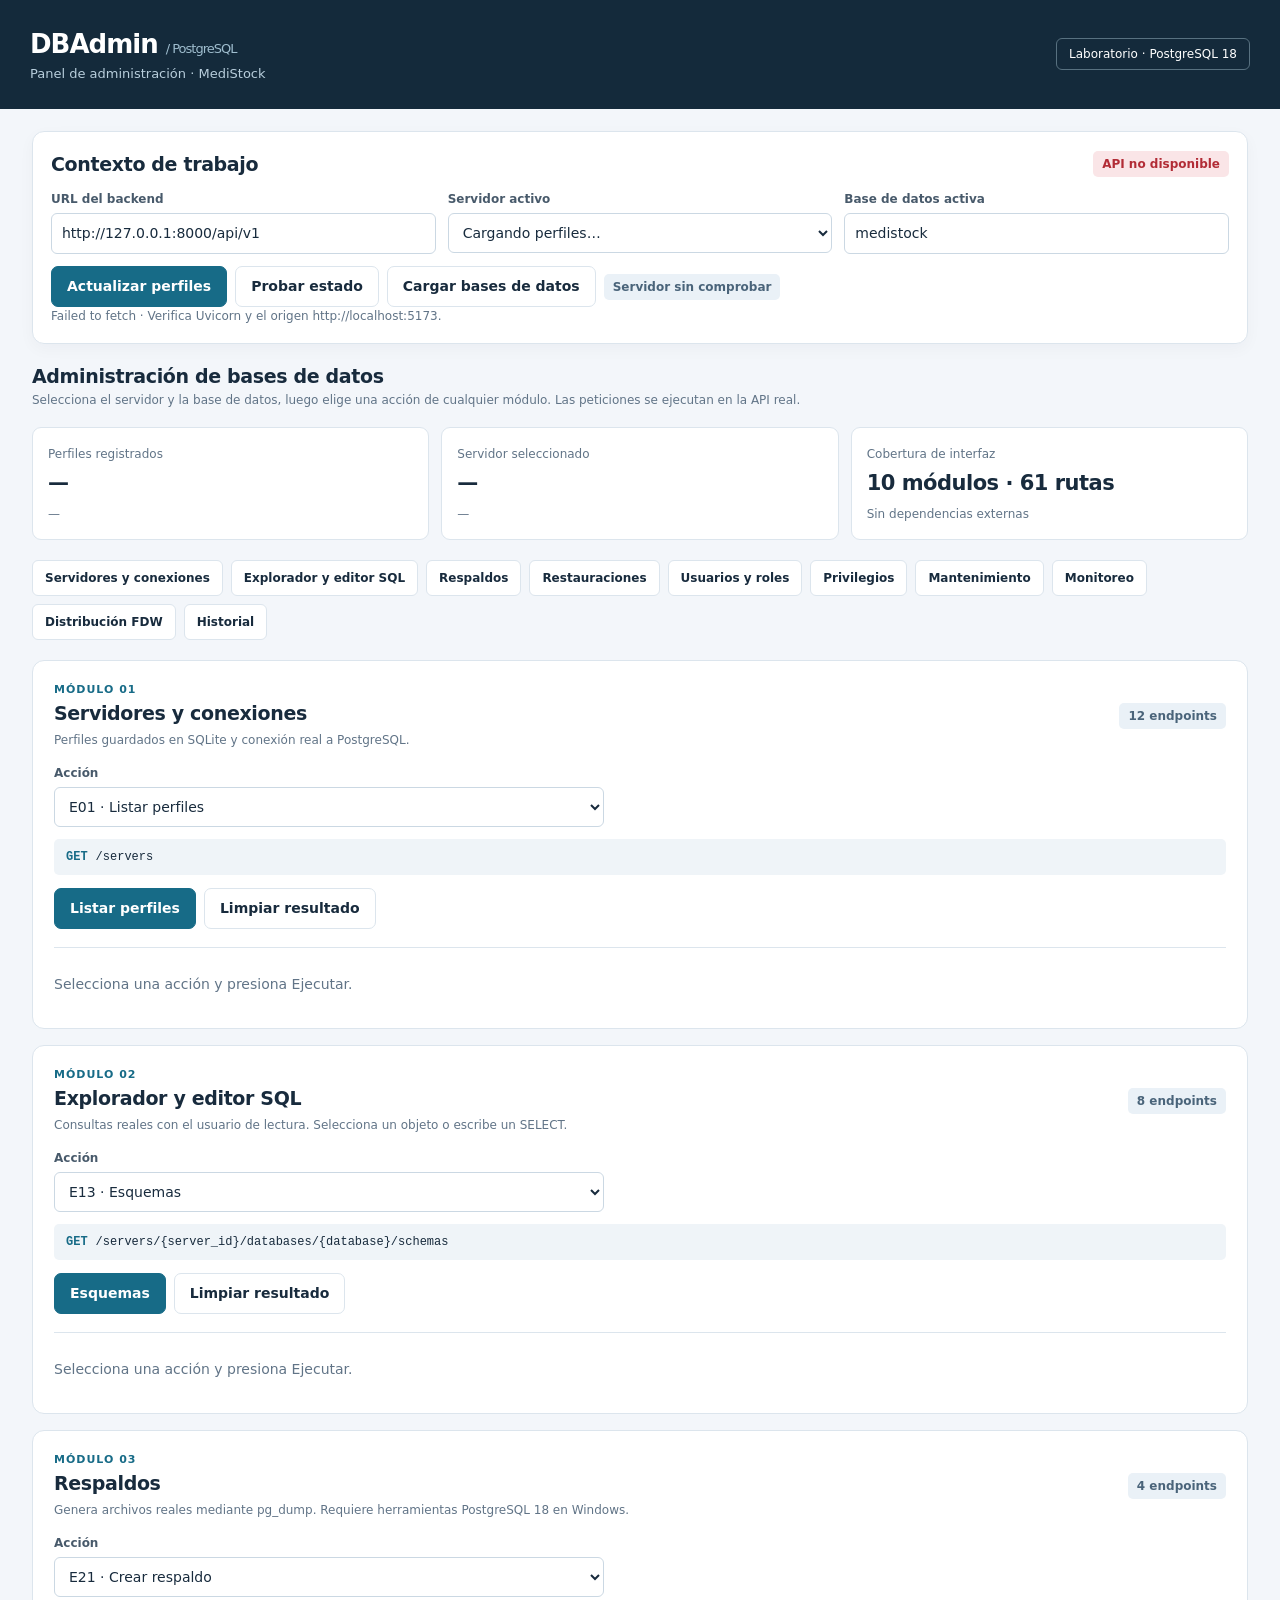
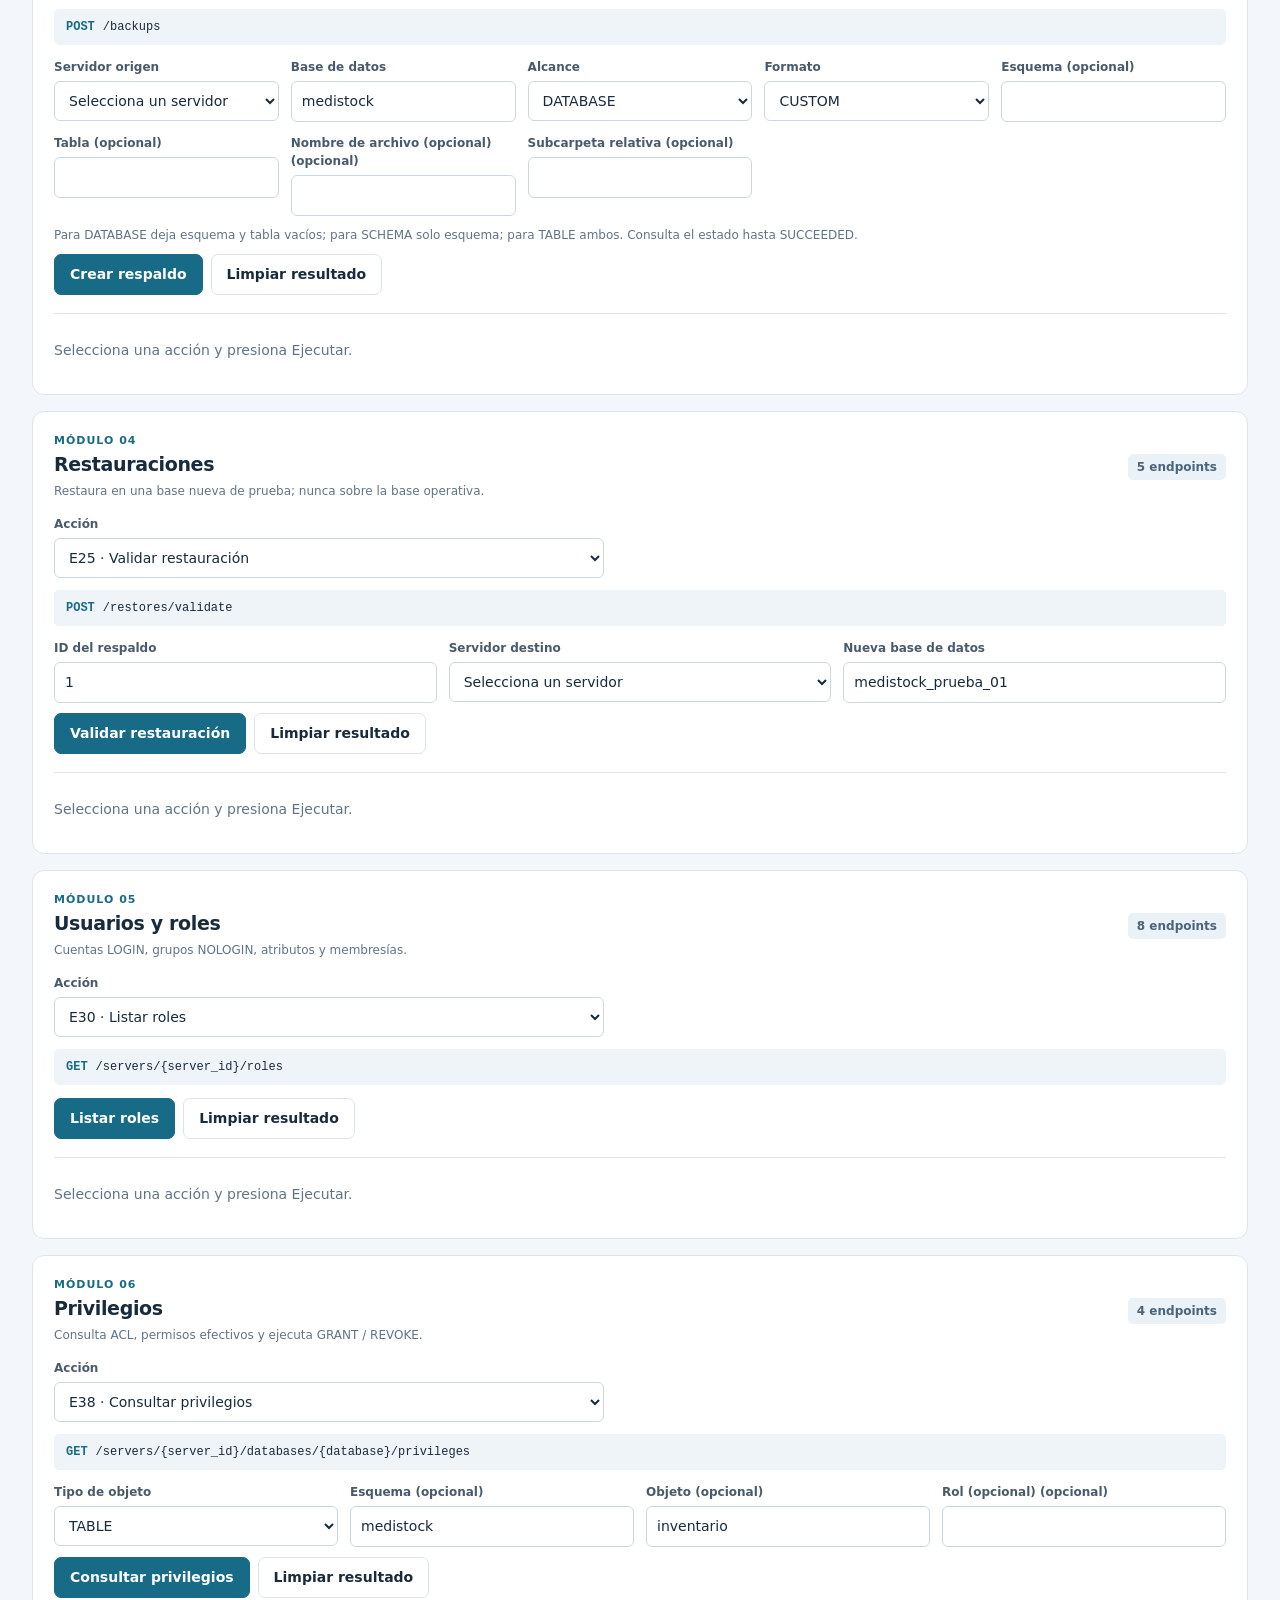
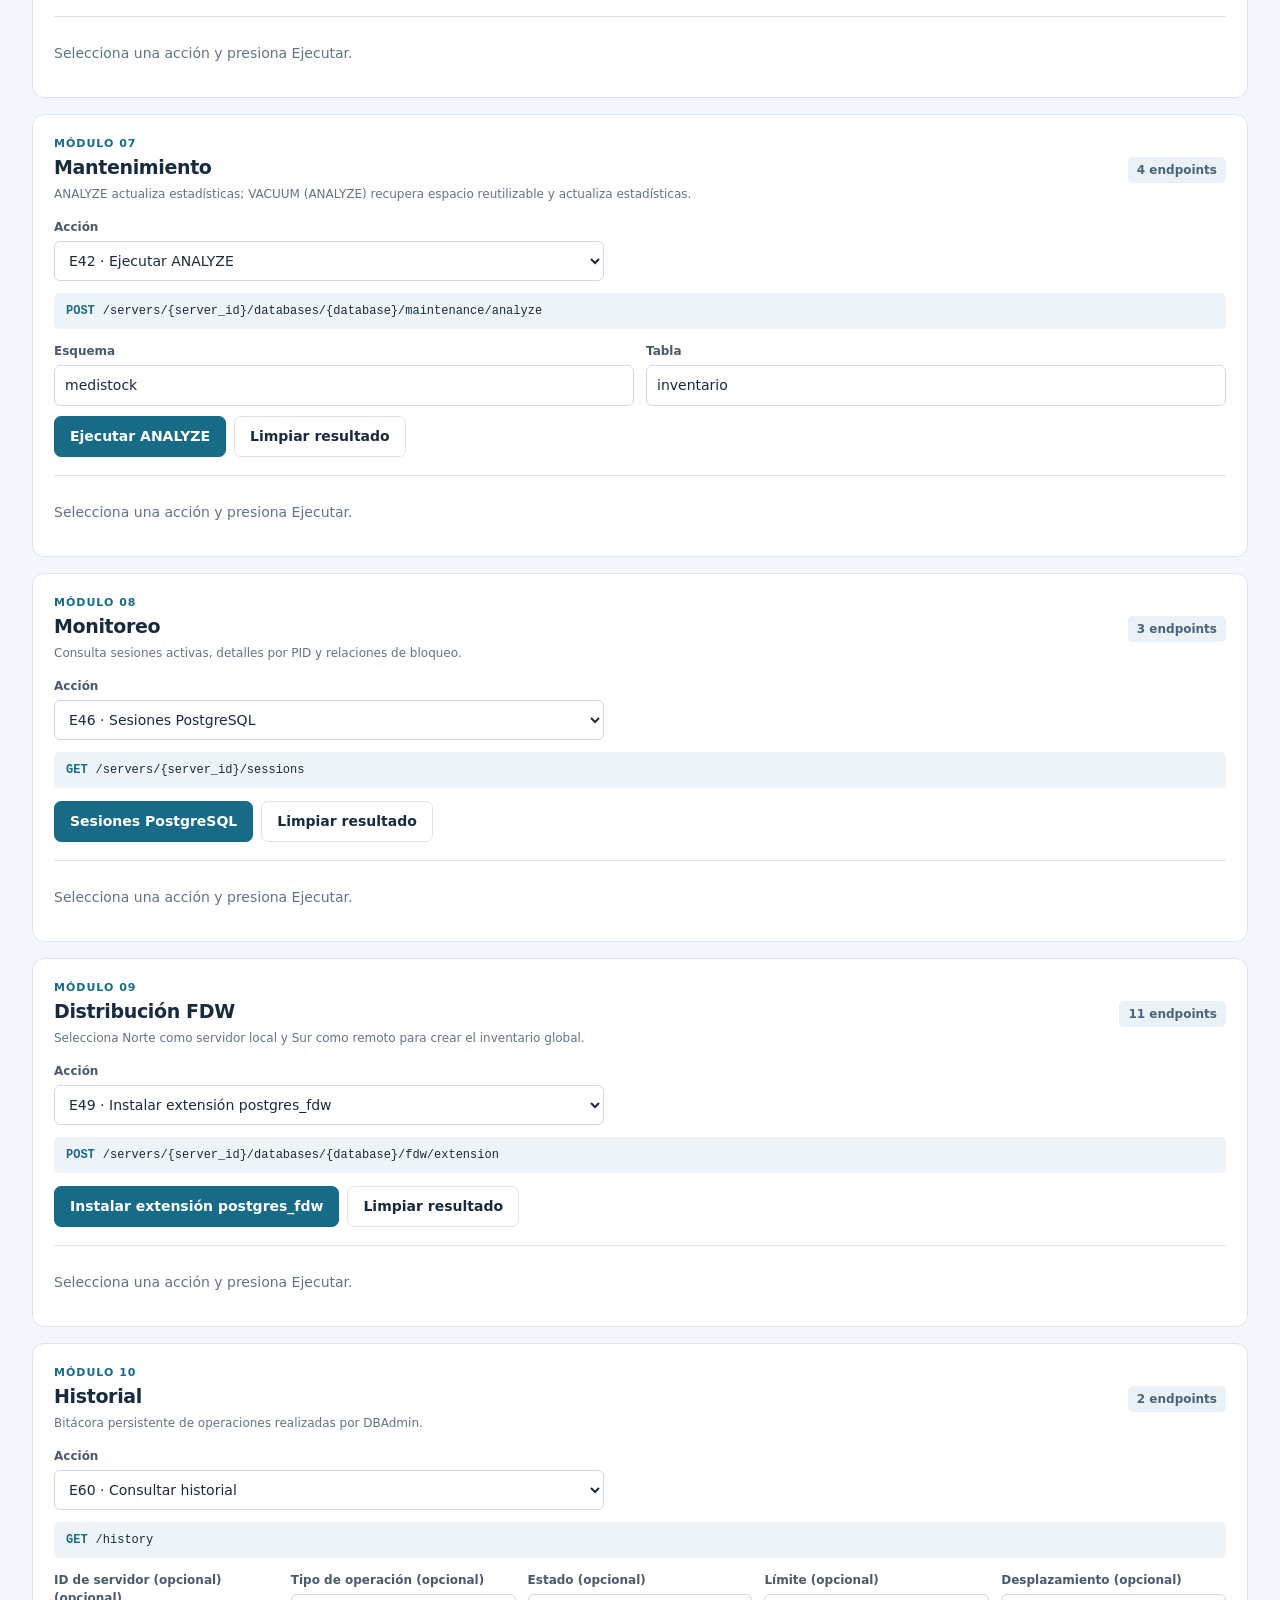
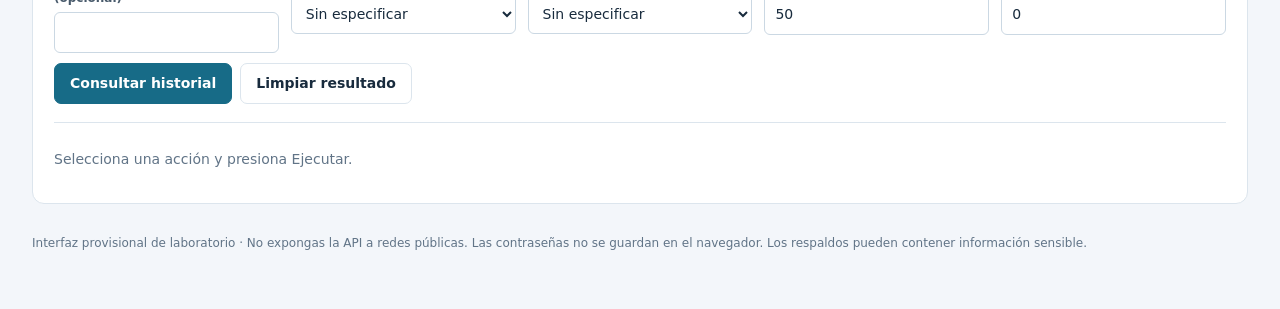
<file: consola-pedro/index.html>
<!doctype html>
<html lang="es">
<head><meta charset="utf-8"><meta name="viewport" content="width=device-width,initial-scale=1"><title>DBAdmin · PostgreSQL</title>
<style>
:root{color-scheme:light;--ink:#182b3d;--muted:#617487;--line:#dce5ed;--primary:#176b87;--nav:#142a3b;--bg:#f3f6fa;--white:#fff;--ok:#177344;--bad:#b22c36;--warn:#9a5c14}*{box-sizing:border-box}body{margin:0;background:var(--bg);color:var(--ink);font:14px/1.5 system-ui,-apple-system,BlinkMacSystemFont,"Segoe UI",sans-serif}button,input,select,textarea{font:inherit}button,select{cursor:pointer}button{border:1px solid var(--line);border-radius:7px;padding:9px 15px;font-weight:650;background:white;color:var(--ink)}button:hover{border-color:var(--primary);color:var(--primary)}button:disabled{opacity:.55;cursor:wait}.primary{background:var(--primary);border-color:var(--primary);color:#fff}.primary:hover{background:#11566d;color:white}.danger{background:#ad3039;border-color:#ad3039;color:#fff}.danger:hover{background:#8d242b;color:#fff}.top{background:var(--nav);color:#fff;padding:25px 30px}.top-inner{max-width:1260px;margin:auto;display:flex;justify-content:space-between;gap:20px;align-items:center}.brand{font-size:26px;font-weight:800;letter-spacing:-1px}.subtitle{color:#b8cedc;font-size:13px}.tag{border:1px solid #587180;border-radius:6px;padding:6px 12px;font-size:12px}.wrap{max-width:1260px;margin:auto;padding:22px}.context{background:white;border:1px solid var(--line);border-radius:12px;padding:18px;position:sticky;top:0;z-index:5;box-shadow:0 5px 16px #142a3b09}.context-head,.section-head,.result-head{display:flex;align-items:center;justify-content:space-between;gap:12px;flex-wrap:wrap}.context-head{margin-bottom:12px}h1,h2,h3,p{margin:0}h2{font-size:19px;letter-spacing:-.35px}h3{font-size:14px}.context-grid,.fields{display:grid;grid-template-columns:repeat(auto-fit,minmax(205px,1fr));gap:12px}.field{display:flex;flex-direction:column;gap:5px;min-width:0}.wide{grid-column:1/-1}label{font-size:12px;font-weight:700;color:#485a6b}input,select,textarea{width:100%;background:#fff;border:1px solid #cbd8e3;color:var(--ink);border-radius:6px;padding:9px 10px;min-height:40px;outline:none}input:focus,textarea:focus,select:focus{border-color:var(--primary);box-shadow:0 0 0 3px #176b8716}textarea{resize:vertical;min-height:130px;font-family:Consolas,monospace;line-height:1.6}.hint{color:var(--muted);font-size:12px}.actions{display:flex;align-items:center;gap:8px;flex-wrap:wrap}.context-actions{margin-top:12px}.pill{display:inline-block;font-size:12px;font-weight:650;border-radius:5px;padding:4px 9px;background:#eaf1f7;color:#4a647a}.pill.ok{background:#e2f2e9;color:var(--ok)}.pill.bad{background:#fae5e7;color:var(--bad)}.pill.warn{background:#fff0d7;color:var(--warn)}nav{display:flex;gap:8px;flex-wrap:wrap;margin:20px 0}nav a{background:#fff;border:1px solid var(--line);text-decoration:none;color:var(--ink);border-radius:6px;padding:8px 12px;font-size:12px;font-weight:600}nav a:hover{color:var(--primary);border-color:var(--primary)}.intro{margin:18px 0}.overview{display:grid;grid-template-columns:repeat(auto-fit,minmax(220px,1fr));gap:12px;margin:16px 0}.metric{background:#fff;border:1px solid var(--line);border-radius:9px;padding:15px}.metric strong{display:block;font-size:21px;letter-spacing:-.5px;margin:4px 0}.section{background:#fff;border:1px solid var(--line);border-radius:12px;margin:16px 0;padding:21px;scroll-margin-top:240px}.section-head{margin-bottom:15px}.section-head .hint{margin-top:4px}.section-index{font-size:11px;color:var(--primary);font-weight:750;letter-spacing:1px}.action-select{max-width:550px;margin-bottom:12px}.route{font:12px/1.5 Consolas,monospace;overflow-wrap:anywhere;background:#eff4f8;border-radius:5px;padding:9px 12px;margin-bottom:13px}.method{font-weight:800;color:var(--primary);margin-right:8px}.fields:empty{display:none}.action-note{margin:10px 0;color:var(--muted);font-size:12px}.result{border-top:1px solid var(--line);margin-top:18px;padding-top:14px}.result-head{margin-bottom:8px}.result-status{font-size:12px}.table-scroll{overflow:auto;border:1px solid var(--line);border-radius:7px;margin:8px 0;max-height:450px}table{border-collapse:collapse;width:100%;font-size:12px;text-align:left}th,td{padding:9px 10px;border-bottom:1px solid var(--line);vertical-align:top;max-width:380px;overflow-wrap:anywhere;white-space:pre-wrap}th{background:#edf3f7;position:sticky;top:0;color:#40586a;white-space:nowrap}tr:last-child td{border-bottom:0}tbody tr:hover{background:#f5fafc}.kv th{position:static;width:160px}.kv td{max-width:none}.raw{margin-top:10px}summary{cursor:pointer;color:var(--muted);font-size:12px}pre{background:#142a3b;color:#e1eaf1;padding:14px;border-radius:7px;overflow:auto;max-height:400px;font:12px/1.6 Consolas,monospace;white-space:pre-wrap;overflow-wrap:anywhere}footer{padding:14px 0 35px;color:var(--muted);font-size:12px}.warning{border-left:3px solid #bd8a37;padding:10px 12px;background:#fff9ee;margin-top:12px;font-size:12px}.empty{color:var(--muted);padding:12px 0}.busy{color:var(--primary)}.err{color:var(--bad);padding:8px 0}#toast{position:fixed;bottom:14px;right:14px;background:#142a3b;color:white;border-radius:8px;padding:12px 16px;z-index:20;max-width:90vw;box-shadow:0 8px 24px #0002}#toast[hidden]{display:none}@media(max-width:640px){.wrap{padding:10px}.top{padding:16px}.context{position:static}.section{padding:14px;scroll-margin-top:12px}.context-grid,.fields{grid-template-columns:1fr}.tag{display:none}th,td{min-width:80px}} 
</style></head><body>
<header class="top"><div class="top-inner"><div><div class="brand">DBAdmin <span style="font-size:13px;font-weight:500;color:#9fbdce">/ PostgreSQL</span></div><p class="subtitle">Panel de administración · MediStock</p></div><div class="tag">Laboratorio · PostgreSQL 18</div></div></header>
<main class="wrap">
<div class="context"><div class="context-head"><h2>Contexto de trabajo</h2><span id="apiStatus" class="pill">Sin comprobar</span></div>
<div class="context-grid"><div class="field"><label for="api">URL del backend</label><input id="api" value="http://127.0.0.1:8000/api/v1" spellcheck="false"></div><div class="field"><label for="activeServer">Servidor activo</label><select id="activeServer"><option value="">Cargando perfiles…</option></select></div><div class="field"><label for="database">Base de datos activa</label><input id="database" value="medistock" list="databases" spellcheck="false"><datalist id="databases"></datalist></div></div>
<div class="actions context-actions"><button id="reloadProfiles" class="primary">Actualizar perfiles</button><button id="probeActive">Probar estado</button><button id="loadDatabases">Cargar bases de datos</button><span id="nodeStatus" class="pill">Servidor sin comprobar</span></div><div id="contextMessage" class="hint" role="status"></div></div>
<div class="intro"><h2>Administración de bases de datos</h2><p class="hint">Selecciona el servidor y la base de datos, luego elige una acción de cualquier módulo. Las peticiones se ejecutan en la API real.</p></div>
<div class="overview"><div class="metric"><span class="hint">Perfiles registrados</span><strong id="profileCount">—</strong><span class="hint" id="readerCount">—</span></div><div class="metric"><span class="hint">Servidor seleccionado</span><strong id="currentName">—</strong><span class="hint" id="currentAddress">—</span></div><div class="metric"><span class="hint">Cobertura de interfaz</span><strong>10 módulos · 61 rutas</strong><span class="hint">Sin dependencias externas</span></div></div>
<nav id="nav" aria-label="Módulos"></nav><datalist id="schemasList"></datalist><datalist id="objectsList"></datalist><datalist id="rolesList"></datalist>
<div id="modules"></div><footer>Interfaz provisional de laboratorio · No expongas la API a redes públicas. Las contraseñas no se guardan en el navegador. Los respaldos pueden contener información sensible.</footer>
</main><div id="toast" hidden role="status"></div>
<script>
'use strict';
const MODULES = [{"id": "servers", "title": "Servidores y conexiones", "desc": "Perfiles guardados en SQLite y conexión real a PostgreSQL.", "actions": [{"id": "E01", "label": "Listar perfiles", "method": "GET", "path": "/servers", "fields": [], "confirm": false, "download": false, "note": ""}, {"id": "E02", "label": "Consultar perfil seleccionado", "method": "GET", "path": "/servers/{server_id}", "fields": [], "confirm": false, "download": false, "note": ""}, {"id": "E03", "label": "Registrar perfil", "method": "POST", "path": "/servers", "fields": [{"n": "name", "l": "Nombre del perfil", "t": "text", "v": "MediStock Norte", "loc": "body", "opt": false}, {"n": "host", "l": "Host", "t": "text", "v": "192.168.56.128", "loc": "body", "opt": false}, {"n": "port", "l": "Puerto", "t": "number", "v": 5451, "loc": "body", "opt": false}, {"n": "database", "l": "Base de datos", "t": "text", "v": "medistock", "loc": "body", "opt": false}, {"n": "username", "l": "Usuario", "t": "text", "v": "adminlab", "loc": "body", "opt": false}, {"n": "password", "l": "Contraseña administrativa", "t": "password", "v": "", "loc": "body", "opt": false}, {"n": "readerUsername", "l": "Usuario de lectura", "t": "text", "v": "dbadmin_reader", "loc": "body", "opt": true}, {"n": "readerPassword", "l": "Contraseña de lectura", "t": "password", "v": "", "loc": "body", "opt": true}], "confirm": true, "download": false, "note": ""}, {"id": "E04", "label": "Editar perfil seleccionado", "method": "PUT", "path": "/servers/{server_id}", "fields": [{"n": "name", "l": "Nombre del perfil", "t": "text", "v": "MediStock Norte", "loc": "body", "opt": false}, {"n": "host", "l": "Host", "t": "text", "v": "192.168.56.128", "loc": "body", "opt": false}, {"n": "port", "l": "Puerto", "t": "number", "v": 5451, "loc": "body", "opt": false}, {"n": "database", "l": "Base de datos", "t": "text", "v": "medistock", "loc": "body", "opt": false}, {"n": "username", "l": "Usuario", "t": "text", "v": "adminlab", "loc": "body", "opt": false}, {"n": "password", "l": "Contraseña administrativa", "t": "password", "v": "", "loc": "body", "opt": true}, {"n": "readerUsername", "l": "Usuario de lectura", "t": "text", "v": "dbadmin_reader", "loc": "body", "opt": true}, {"n": "readerPassword", "l": "Contraseña de lectura", "t": "password", "v": "", "loc": "body", "opt": true}], "confirm": true, "download": false, "note": "La contraseña omitida se conserva si el usuario no cambia. Omitir usuario de lectura elimina su configuración."}, {"id": "E05", "label": "Eliminar perfil seleccionado", "method": "DELETE", "path": "/servers/{server_id}", "fields": [], "confirm": true, "download": false, "note": "Elimina el perfil local, no la base PostgreSQL."}, {"id": "E06", "label": "Probar credenciales sin registrar", "method": "POST", "path": "/servers/test", "fields": [{"n": "host", "l": "Host", "t": "text", "v": "192.168.56.128", "loc": "body", "opt": false}, {"n": "port", "l": "Puerto", "t": "number", "v": 5451, "loc": "body", "opt": false}, {"n": "database", "l": "Base de datos", "t": "text", "v": "medistock", "loc": "body", "opt": false}, {"n": "username", "l": "Usuario", "t": "text", "v": "adminlab", "loc": "body", "opt": false}, {"n": "password", "l": "Contraseña", "t": "password", "v": "", "loc": "body", "opt": false}], "confirm": false, "download": false, "note": ""}, {"id": "E07", "label": "Probar perfil seleccionado", "method": "POST", "path": "/servers/{server_id}/test", "fields": [], "confirm": false, "download": false, "note": ""}, {"id": "E08", "label": "Conectar (abrir pool)", "method": "POST", "path": "/servers/{server_id}/connect", "fields": [], "confirm": false, "download": false, "note": ""}, {"id": "E09", "label": "Desconectar (cerrar pool)", "method": "POST", "path": "/servers/{server_id}/disconnect", "fields": [], "confirm": false, "download": false, "note": ""}, {"id": "E10", "label": "Estado y disponibilidad", "method": "GET", "path": "/servers/{server_id}/status", "fields": [], "confirm": false, "download": false, "note": ""}, {"id": "E11", "label": "Información del servidor", "method": "GET", "path": "/servers/{server_id}/info", "fields": [], "confirm": false, "download": false, "note": ""}, {"id": "E12", "label": "Listar bases de datos", "method": "GET", "path": "/servers/{server_id}/databases", "fields": [], "confirm": false, "download": false, "note": ""}]}, {"id": "explorer", "title": "Explorador y editor SQL", "desc": "Consultas reales con el usuario de lectura. Selecciona un objeto o escribe un SELECT.", "actions": [{"id": "E13", "label": "Esquemas", "method": "GET", "path": "/servers/{server_id}/databases/{database}/schemas", "fields": [], "confirm": false, "download": false, "note": ""}, {"id": "E14", "label": "Tablas", "method": "GET", "path": "/servers/{server_id}/databases/{database}/tables", "fields": [{"n": "schema", "l": "Esquema", "t": "text", "v": "medistock", "loc": "query", "opt": true}], "confirm": false, "download": false, "note": ""}, {"id": "E15", "label": "Vistas", "method": "GET", "path": "/servers/{server_id}/databases/{database}/views", "fields": [{"n": "schema", "l": "Esquema", "t": "text", "v": "medistock", "loc": "query", "opt": true}], "confirm": false, "download": false, "note": ""}, {"id": "E16", "label": "Secuencias", "method": "GET", "path": "/servers/{server_id}/databases/{database}/sequences", "fields": [{"n": "schema", "l": "Esquema", "t": "text", "v": "medistock", "loc": "query", "opt": true}], "confirm": false, "download": false, "note": ""}, {"id": "E17", "label": "Columnas de un objeto", "method": "GET", "path": "/servers/{server_id}/databases/{database}/objects/{schema}/{object_name}/columns", "fields": [{"n": "schema", "l": "Esquema", "t": "text", "v": "medistock", "loc": "path", "opt": false}, {"n": "object_name", "l": "Tabla o vista", "t": "text", "v": "inventario", "loc": "path", "opt": false}], "confirm": false, "download": false, "note": ""}, {"id": "E18", "label": "Catálogos", "method": "GET", "path": "/servers/{server_id}/databases/{database}/catalogs", "fields": [], "confirm": false, "download": false, "note": ""}, {"id": "E19", "label": "Contenido de tabla o vista", "method": "GET", "path": "/servers/{server_id}/databases/{database}/objects/{schema}/{object_name}/data", "fields": [{"n": "schema", "l": "Esquema", "t": "text", "v": "medistock", "loc": "path", "opt": false}, {"n": "object_name", "l": "Tabla o vista", "t": "text", "v": "inventario", "loc": "path", "opt": false}, {"n": "limit", "l": "Límite", "t": "number", "v": 30, "loc": "query", "opt": true}, {"n": "offset", "l": "Desplazamiento", "t": "number", "v": 0, "loc": "query", "opt": true}], "confirm": false, "download": false, "note": ""}, {"id": "E20", "label": "Ejecutar SQL de lectura", "method": "POST", "path": "/servers/{server_id}/databases/{database}/query", "fields": [{"n": "sql", "l": "Consulta SQL", "t": "textarea", "v": "SELECT * FROM medistock.inventario ORDER BY id_medicamento", "loc": "body", "opt": false}, {"n": "limit", "l": "Máximo de filas", "t": "number", "v": 100, "loc": "body", "opt": false}], "confirm": false, "download": false, "note": "Solo SELECT y operaciones aceptadas por el validador del backend."}]}, {"id": "backups", "title": "Respaldos", "desc": "Genera archivos reales mediante pg_dump. Requiere herramientas PostgreSQL 18 en Windows.", "actions": [{"id": "E21", "label": "Crear respaldo", "method": "POST", "path": "/backups", "fields": [{"n": "serverId", "l": "Servidor origen", "t": "server", "v": "@server", "loc": "body", "opt": false}, {"n": "database", "l": "Base de datos", "t": "text", "v": "@database", "loc": "body", "opt": false}, {"n": "scope", "l": "Alcance", "t": "select", "v": "DATABASE", "loc": "body", "opt": false, "choices": ["DATABASE", "SCHEMA", "TABLE"]}, {"n": "format", "l": "Formato", "t": "select", "v": "CUSTOM", "loc": "body", "opt": false, "choices": ["CUSTOM", "PLAIN"]}, {"n": "schema", "l": "Esquema", "t": "text", "v": "", "loc": "body", "opt": true}, {"n": "table", "l": "Tabla", "t": "text", "v": "", "loc": "body", "opt": true}, {"n": "fileName", "l": "Nombre de archivo (opcional)", "t": "text", "v": "", "loc": "body", "opt": true}, {"n": "directory", "l": "Subcarpeta relativa", "t": "text", "v": "", "loc": "body", "opt": true}], "confirm": true, "download": false, "note": "Para DATABASE deja esquema y tabla vacíos; para SCHEMA solo esquema; para TABLE ambos. Consulta el estado hasta SUCCEEDED."}, {"id": "E22", "label": "Listar respaldos", "method": "GET", "path": "/backups", "fields": [{"n": "serverId", "l": "ID de servidor (opcional)", "t": "number", "v": "", "loc": "query", "opt": true}, {"n": "status", "l": "Estado", "t": "select", "v": "", "loc": "query", "opt": true, "choices": ["QUEUED", "RUNNING", "SUCCEEDED", "FAILED"]}, {"n": "limit", "l": "Límite", "t": "number", "v": 50, "loc": "query", "opt": true}, {"n": "offset", "l": "Desplazamiento", "t": "number", "v": 0, "loc": "query", "opt": true}], "confirm": false, "download": false, "note": ""}, {"id": "E23", "label": "Detalle de respaldo", "method": "GET", "path": "/backups/{backup_id}", "fields": [{"n": "backup_id", "l": "ID del respaldo", "t": "number", "v": 1, "loc": "path", "opt": false}], "confirm": false, "download": false, "note": ""}, {"id": "E24", "label": "Descargar respaldo", "method": "GET", "path": "/backups/{backup_id}/download", "fields": [{"n": "backup_id", "l": "ID del respaldo", "t": "number", "v": 1, "loc": "path", "opt": false}], "confirm": false, "download": true, "note": ""}]}, {"id": "restores", "title": "Restauraciones", "desc": "Restaura en una base nueva de prueba; nunca sobre la base operativa.", "actions": [{"id": "E25", "label": "Validar restauración", "method": "POST", "path": "/restores/validate", "fields": [{"n": "backupId", "l": "ID del respaldo", "t": "number", "v": 1, "loc": "body", "opt": false}, {"n": "targetServerId", "l": "Servidor destino", "t": "server", "v": "@other", "loc": "body", "opt": false}, {"n": "targetDatabase", "l": "Nueva base de datos", "t": "text", "v": "medistock_prueba_01", "loc": "body", "opt": false}], "confirm": false, "download": false, "note": ""}, {"id": "E26", "label": "Ejecutar restauración", "method": "POST", "path": "/restores", "fields": [{"n": "backupId", "l": "ID del respaldo", "t": "number", "v": 1, "loc": "body", "opt": false}, {"n": "targetServerId", "l": "Servidor destino", "t": "server", "v": "@other", "loc": "body", "opt": false}, {"n": "targetDatabase", "l": "Nueva base de datos", "t": "text", "v": "medistock_prueba_01", "loc": "body", "opt": false}], "confirm": true, "download": false, "note": "Usa un respaldo exitoso y una base que no exista."}, {"id": "E27", "label": "Listar restauraciones", "method": "GET", "path": "/restores", "fields": [{"n": "serverId", "l": "ID servidor destino", "t": "number", "v": "", "loc": "query", "opt": true}, {"n": "status", "l": "Estado", "t": "select", "v": "", "loc": "query", "opt": true, "choices": ["QUEUED", "RUNNING", "SUCCEEDED", "FAILED"]}, {"n": "limit", "l": "Límite", "t": "number", "v": 50, "loc": "query", "opt": true}, {"n": "offset", "l": "Desplazamiento", "t": "number", "v": 0, "loc": "query", "opt": true}], "confirm": false, "download": false, "note": ""}, {"id": "E28", "label": "Detalle de restauración", "method": "GET", "path": "/restores/{restore_id}", "fields": [{"n": "restore_id", "l": "ID de restauración", "t": "number", "v": 1, "loc": "path", "opt": false}], "confirm": false, "download": false, "note": ""}, {"id": "E29", "label": "Verificar datos restaurados", "method": "GET", "path": "/restores/{restore_id}/verification", "fields": [{"n": "restore_id", "l": "ID de restauración", "t": "number", "v": 1, "loc": "path", "opt": false}], "confirm": false, "download": false, "note": ""}]}, {"id": "roles", "title": "Usuarios y roles", "desc": "Cuentas LOGIN, grupos NOLOGIN, atributos y membresías.", "actions": [{"id": "E30", "label": "Listar roles", "method": "GET", "path": "/servers/{server_id}/roles", "fields": [], "confirm": false, "download": false, "note": ""}, {"id": "E31", "label": "Detalle de rol", "method": "GET", "path": "/servers/{server_id}/roles/{role}", "fields": [{"n": "role", "l": "Nombre del rol", "t": "text", "v": "dbadmin_demo_user", "loc": "path", "opt": false}], "confirm": false, "download": false, "note": ""}, {"id": "E32", "label": "Crear usuario o grupo", "method": "POST", "path": "/servers/{server_id}/roles", "fields": [{"n": "name", "l": "Nombre", "t": "text", "v": "dbadmin_demo_user", "loc": "body", "opt": false}, {"n": "login", "l": "LOGIN", "t": "bool", "v": "true", "loc": "body", "opt": false, "choices": ["true", "false"]}, {"n": "inherit", "l": "INHERIT", "t": "bool", "v": "true", "loc": "body", "opt": false, "choices": ["true", "false"]}, {"n": "createDb", "l": "CREATEDB", "t": "bool", "v": "false", "loc": "body", "opt": false, "choices": ["true", "false"]}, {"n": "createRole", "l": "CREATEROLE", "t": "bool", "v": "false", "loc": "body", "opt": false, "choices": ["true", "false"]}, {"n": "password", "l": "Contraseña (para LOGIN)", "t": "password", "v": "", "loc": "body", "opt": true}], "confirm": true, "download": false, "note": ""}, {"id": "E33", "label": "Modificar atributos", "method": "PATCH", "path": "/servers/{server_id}/roles/{role}", "fields": [{"n": "role", "l": "Nombre del rol", "t": "text", "v": "dbadmin_demo_user", "loc": "path", "opt": false}, {"n": "login", "l": "LOGIN", "t": "bool", "v": "", "loc": "body", "opt": true, "choices": ["true", "false"]}, {"n": "inherit", "l": "INHERIT", "t": "bool", "v": "", "loc": "body", "opt": true, "choices": ["true", "false"]}, {"n": "createDb", "l": "CREATEDB", "t": "bool", "v": "", "loc": "body", "opt": true, "choices": ["true", "false"]}, {"n": "createRole", "l": "CREATEROLE", "t": "bool", "v": "", "loc": "body", "opt": true, "choices": ["true", "false"]}], "confirm": true, "download": false, "note": ""}, {"id": "E34", "label": "Cambiar contraseña", "method": "PATCH", "path": "/servers/{server_id}/roles/{role}/password", "fields": [{"n": "role", "l": "Nombre del rol", "t": "text", "v": "dbadmin_demo_user", "loc": "path", "opt": false}, {"n": "password", "l": "Nueva contraseña", "t": "password", "v": "", "loc": "body", "opt": false}], "confirm": true, "download": false, "note": ""}, {"id": "E35", "label": "Consultar miembros", "method": "GET", "path": "/servers/{server_id}/roles/{role}/members", "fields": [{"n": "role", "l": "Nombre del grupo", "t": "text", "v": "dbadmin_demo_grp", "loc": "path", "opt": false}], "confirm": false, "download": false, "note": ""}, {"id": "E36", "label": "Agregar miembro", "method": "POST", "path": "/servers/{server_id}/roles/{role}/members", "fields": [{"n": "role", "l": "Nombre del grupo", "t": "text", "v": "dbadmin_demo_grp", "loc": "path", "opt": false}, {"n": "member", "l": "Usuario miembro", "t": "text", "v": "dbadmin_demo_user", "loc": "body", "opt": false}], "confirm": true, "download": false, "note": ""}, {"id": "E37", "label": "Retirar miembro", "method": "DELETE", "path": "/servers/{server_id}/roles/{role}/members/{member}", "fields": [{"n": "role", "l": "Nombre del grupo", "t": "text", "v": "dbadmin_demo_grp", "loc": "path", "opt": false}, {"n": "member", "l": "Usuario miembro", "t": "text", "v": "dbadmin_demo_user", "loc": "path", "opt": false}], "confirm": true, "download": false, "note": ""}]}, {"id": "privileges", "title": "Privilegios", "desc": "Consulta ACL, permisos efectivos y ejecuta GRANT / REVOKE.", "actions": [{"id": "E38", "label": "Consultar privilegios", "method": "GET", "path": "/servers/{server_id}/databases/{database}/privileges", "fields": [{"n": "objectType", "l": "Tipo de objeto", "t": "select", "v": "TABLE", "loc": "query", "opt": false, "choices": ["DATABASE", "SCHEMA", "TABLE", "SEQUENCE"]}, {"n": "schema", "l": "Esquema", "t": "text", "v": "medistock", "loc": "query", "opt": true}, {"n": "object", "l": "Objeto", "t": "text", "v": "inventario", "loc": "query", "opt": true}, {"n": "role", "l": "Rol (opcional)", "t": "text", "v": "", "loc": "query", "opt": true}], "confirm": false, "download": false, "note": ""}, {"id": "E39", "label": "Consultar permisos efectivos", "method": "GET", "path": "/servers/{server_id}/databases/{database}/privileges/effective", "fields": [{"n": "objectType", "l": "Tipo de objeto", "t": "select", "v": "TABLE", "loc": "query", "opt": false, "choices": ["DATABASE", "SCHEMA", "TABLE", "SEQUENCE"]}, {"n": "schema", "l": "Esquema", "t": "text", "v": "medistock", "loc": "query", "opt": true}, {"n": "object", "l": "Objeto", "t": "text", "v": "inventario", "loc": "query", "opt": true}, {"n": "role", "l": "Rol", "t": "text", "v": "dbadmin_demo_user", "loc": "query", "opt": false}], "confirm": false, "download": false, "note": ""}, {"id": "E40", "label": "Conceder privilegio", "method": "POST", "path": "/servers/{server_id}/databases/{database}/privileges/grant", "fields": [{"n": "objectType", "l": "Tipo de objeto", "t": "select", "v": "TABLE", "loc": "body", "opt": false, "choices": ["DATABASE", "SCHEMA", "TABLE", "SEQUENCE"]}, {"n": "schema", "l": "Esquema", "t": "text", "v": "medistock", "loc": "body", "opt": true}, {"n": "object", "l": "Objeto", "t": "text", "v": "inventario", "loc": "body", "opt": true}, {"n": "role", "l": "Rol", "t": "text", "v": "dbadmin_demo_grp", "loc": "body", "opt": false}, {"n": "privilege", "l": "Privilegio", "t": "select", "v": "SELECT", "loc": "body", "opt": false, "choices": ["CONNECT", "USAGE", "SELECT", "INSERT", "UPDATE", "DELETE"]}], "confirm": true, "download": false, "note": ""}, {"id": "E41", "label": "Revocar privilegio", "method": "POST", "path": "/servers/{server_id}/databases/{database}/privileges/revoke", "fields": [{"n": "objectType", "l": "Tipo de objeto", "t": "select", "v": "TABLE", "loc": "body", "opt": false, "choices": ["DATABASE", "SCHEMA", "TABLE", "SEQUENCE"]}, {"n": "schema", "l": "Esquema", "t": "text", "v": "medistock", "loc": "body", "opt": true}, {"n": "object", "l": "Objeto", "t": "text", "v": "inventario", "loc": "body", "opt": true}, {"n": "role", "l": "Rol", "t": "text", "v": "dbadmin_demo_grp", "loc": "body", "opt": false}, {"n": "privilege", "l": "Privilegio", "t": "select", "v": "SELECT", "loc": "body", "opt": false, "choices": ["CONNECT", "USAGE", "SELECT", "INSERT", "UPDATE", "DELETE"]}], "confirm": true, "download": false, "note": ""}]}, {"id": "maintenance", "title": "Mantenimiento", "desc": "ANALYZE actualiza estadísticas; VACUUM (ANALYZE) recupera espacio reutilizable y actualiza estadísticas.", "actions": [{"id": "E42", "label": "Ejecutar ANALYZE", "method": "POST", "path": "/servers/{server_id}/databases/{database}/maintenance/analyze", "fields": [{"n": "schema", "l": "Esquema", "t": "text", "v": "medistock", "loc": "body", "opt": false}, {"n": "table", "l": "Tabla", "t": "text", "v": "inventario", "loc": "body", "opt": false}], "confirm": true, "download": false, "note": ""}, {"id": "E43", "label": "Ejecutar VACUUM (ANALYZE)", "method": "POST", "path": "/servers/{server_id}/databases/{database}/maintenance/vacuum", "fields": [{"n": "schema", "l": "Esquema", "t": "text", "v": "medistock", "loc": "body", "opt": false}, {"n": "table", "l": "Tabla", "t": "text", "v": "inventario", "loc": "body", "opt": false}], "confirm": true, "download": false, "note": ""}, {"id": "E44", "label": "Estadísticas", "method": "GET", "path": "/servers/{server_id}/databases/{database}/maintenance/statistics", "fields": [{"n": "schema", "l": "Esquema", "t": "text", "v": "medistock", "loc": "query", "opt": true}, {"n": "table", "l": "Tabla", "t": "text", "v": "", "loc": "query", "opt": true}], "confirm": false, "download": false, "note": ""}, {"id": "E45", "label": "Historial de mantenimiento", "method": "GET", "path": "/servers/{server_id}/maintenance/history", "fields": [{"n": "limit", "l": "Límite", "t": "number", "v": 50, "loc": "query", "opt": true}, {"n": "offset", "l": "Desplazamiento", "t": "number", "v": 0, "loc": "query", "opt": true}], "confirm": false, "download": false, "note": ""}]}, {"id": "monitoring", "title": "Monitoreo", "desc": "Consulta sesiones activas, detalles por PID y relaciones de bloqueo.", "actions": [{"id": "E46", "label": "Sesiones PostgreSQL", "method": "GET", "path": "/servers/{server_id}/sessions", "fields": [], "confirm": false, "download": false, "note": ""}, {"id": "E47", "label": "Detalle de sesión", "method": "GET", "path": "/servers/{server_id}/sessions/{pid}", "fields": [{"n": "pid", "l": "PID", "t": "number", "v": "", "loc": "path", "opt": false}], "confirm": false, "download": false, "note": ""}, {"id": "E48", "label": "Bloqueos", "method": "GET", "path": "/servers/{server_id}/locks", "fields": [], "confirm": false, "download": false, "note": ""}]}, {"id": "distributed", "title": "Distribución FDW", "desc": "Selecciona Norte como servidor local y Sur como remoto para crear el inventario global.", "actions": [{"id": "E49", "label": "Instalar extensión postgres_fdw", "method": "POST", "path": "/servers/{server_id}/databases/{database}/fdw/extension", "fields": [], "confirm": true, "download": false, "note": ""}, {"id": "E50", "label": "Listar servidores externos", "method": "GET", "path": "/servers/{server_id}/databases/{database}/fdw/servers", "fields": [], "confirm": false, "download": false, "note": ""}, {"id": "E51", "label": "Crear servidor externo", "method": "POST", "path": "/servers/{server_id}/databases/{database}/fdw/servers", "fields": [{"n": "name", "l": "Nombre servidor externo", "t": "text", "v": "medistock_sur_fdw", "loc": "body", "opt": false}, {"n": "remoteServerId", "l": "Servidor remoto", "t": "server", "v": "@other", "loc": "body", "opt": false}], "confirm": true, "download": false, "note": ""}, {"id": "E52", "label": "Listar mapeos de usuario", "method": "GET", "path": "/servers/{server_id}/databases/{database}/fdw/user-mappings", "fields": [], "confirm": false, "download": false, "note": ""}, {"id": "E53", "label": "Crear mapeo de usuario", "method": "POST", "path": "/servers/{server_id}/databases/{database}/fdw/user-mappings", "fields": [{"n": "server", "l": "Servidor externo", "t": "text", "v": "medistock_sur_fdw", "loc": "body", "opt": false}, {"n": "remoteServerId", "l": "Servidor remoto", "t": "server", "v": "@other", "loc": "body", "opt": false}, {"n": "localRole", "l": "Rol local", "t": "text", "v": "adminlab", "loc": "body", "opt": true}], "confirm": true, "download": false, "note": ""}, {"id": "E54", "label": "Listar tablas externas", "method": "GET", "path": "/servers/{server_id}/databases/{database}/fdw/foreign-tables", "fields": [], "confirm": false, "download": false, "note": ""}, {"id": "E55", "label": "Crear tabla externa", "method": "POST", "path": "/servers/{server_id}/databases/{database}/fdw/foreign-tables", "fields": [{"n": "server", "l": "Servidor externo", "t": "text", "v": "medistock_sur_fdw", "loc": "body", "opt": false}, {"n": "remoteSchema", "l": "Esquema remoto", "t": "text", "v": "medistock", "loc": "body", "opt": false}, {"n": "remoteTable", "l": "Tabla remota", "t": "text", "v": "inventario", "loc": "body", "opt": false}, {"n": "localSchema", "l": "Esquema local", "t": "text", "v": "medistock", "loc": "body", "opt": false}, {"n": "localTable", "l": "Tabla externa local", "t": "text", "v": "inventario_sur", "loc": "body", "opt": false}], "confirm": true, "download": false, "note": ""}, {"id": "E56", "label": "Probar tabla externa", "method": "POST", "path": "/servers/{server_id}/databases/{database}/fdw/test", "fields": [{"n": "schema", "l": "Esquema", "t": "text", "v": "medistock", "loc": "body", "opt": false}, {"n": "table", "l": "Tabla externa", "t": "text", "v": "inventario_sur", "loc": "body", "opt": false}], "confirm": false, "download": false, "note": ""}, {"id": "E57", "label": "Crear vista global", "method": "POST", "path": "/servers/{server_id}/databases/{database}/fdw/views", "fields": [{"n": "schema", "l": "Esquema de vista", "t": "text", "v": "medistock", "loc": "body", "opt": false}, {"n": "name", "l": "Nombre de vista", "t": "text", "v": "inventario_global", "loc": "body", "opt": false}, {"n": "localSchema", "l": "Esquema local", "t": "text", "v": "medistock", "loc": "body", "opt": false}, {"n": "localTable", "l": "Tabla local", "t": "text", "v": "inventario", "loc": "body", "opt": false}, {"n": "remoteSchema", "l": "Esquema tabla externa", "t": "text", "v": "medistock", "loc": "body", "opt": false}, {"n": "remoteTable", "l": "Tabla externa", "t": "text", "v": "inventario_sur", "loc": "body", "opt": false}], "confirm": true, "download": false, "note": ""}, {"id": "E58", "label": "Inventario global (UNION ALL)", "method": "GET", "path": "/servers/{server_id}/databases/{database}/fdw/inventory", "fields": [{"n": "schema", "l": "Esquema", "t": "text", "v": "medistock", "loc": "query", "opt": true}, {"n": "view", "l": "Vista", "t": "text", "v": "inventario_global", "loc": "query", "opt": true}, {"n": "limit", "l": "Límite", "t": "number", "v": 100, "loc": "query", "opt": true}, {"n": "offset", "l": "Desplazamiento", "t": "number", "v": 0, "loc": "query", "opt": true}], "confirm": false, "download": false, "note": ""}, {"id": "E59", "label": "Inventario con medicamentos (JOIN)", "method": "GET", "path": "/servers/{server_id}/databases/{database}/fdw/inventory/details", "fields": [{"n": "schema", "l": "Esquema", "t": "text", "v": "medistock", "loc": "query", "opt": true}, {"n": "view", "l": "Vista", "t": "text", "v": "inventario_global", "loc": "query", "opt": true}, {"n": "limit", "l": "Límite", "t": "number", "v": 100, "loc": "query", "opt": true}, {"n": "offset", "l": "Desplazamiento", "t": "number", "v": 0, "loc": "query", "opt": true}], "confirm": false, "download": false, "note": ""}]}, {"id": "history", "title": "Historial", "desc": "Bitácora persistente de operaciones realizadas por DBAdmin.", "actions": [{"id": "E60", "label": "Consultar historial", "method": "GET", "path": "/history", "fields": [{"n": "serverId", "l": "ID de servidor (opcional)", "t": "number", "v": "", "loc": "query", "opt": true}, {"n": "operationType", "l": "Tipo de operación", "t": "select", "v": "", "loc": "query", "opt": true, "choices": ["BACKUP", "RESTORE", "CREATE_ROLE", "UPDATE_ROLE", "CHANGE_PASSWORD", "ADD_ROLE_MEMBER", "REMOVE_ROLE_MEMBER", "GRANT", "REVOKE", "ANALYZE", "VACUUM", "CREATE_EXTENSION", "CREATE_FOREIGN_SERVER", "CREATE_USER_MAPPING", "CREATE_FOREIGN_TABLE", "CREATE_DISTRIBUTED_VIEW", "SERVER_TEST", "SERVER_CONNECT", "SERVER_DISCONNECT", "SQL_QUERY"]}, {"n": "status", "l": "Estado", "t": "select", "v": "", "loc": "query", "opt": true, "choices": ["QUEUED", "RUNNING", "SUCCEEDED", "FAILED"]}, {"n": "limit", "l": "Límite", "t": "number", "v": 50, "loc": "query", "opt": true}, {"n": "offset", "l": "Desplazamiento", "t": "number", "v": 0, "loc": "query", "opt": true}], "confirm": false, "download": false, "note": ""}, {"id": "E61", "label": "Detalle de operación", "method": "GET", "path": "/history/{operation_id}", "fields": [{"n": "operation_id", "l": "ID de operación", "t": "number", "v": 1, "loc": "path", "opt": false}], "confirm": false, "download": false, "note": ""}]}];
const $=id=>document.getElementById(id);
let profiles=[], contextSeq=0, lastBackup=null,lastRestore=null,lastHistory=null, toastTimer;
const states=new Map();
const esc=encodeURIComponent;
function el(tag,cls,txt){const n=document.createElement(tag);if(cls)n.className=cls;if(txt!==undefined)n.textContent=txt;return n}
function toast(s){$('toast').textContent=s;$('toast').hidden=false;clearTimeout(toastTimer);toastTimer=setTimeout(()=>$('toast').hidden=true,4500)}
function apiBase(){const url=new URL($('api').value.trim());if(!['http:','https:'].includes(url.protocol)||url.username||url.password||url.search||url.hash)throw Error('URL de API no válida');return url.href.replace(/\/+$/,'')}
function selected(){return profiles.find(x=>String(x.id)===$('activeServer').value)}
function setPill(node,label,cls=''){node.className='pill'+(cls?' '+cls:'');node.textContent=label}
function errText(e){return e instanceof Error?e.message:String(e)}
async function request(path,method='GET',body,download=false){const started=performance.now();const options={method,cache:'no-store'};if(body!==undefined){options.headers={'Content-Type':'application/json'};options.body=JSON.stringify(body)}const res=await fetch(apiBase()+path,options);const ms=Math.round(performance.now()-started);if(download&&res.ok){const blob=await res.blob();const cd=res.headers.get('content-disposition')||'';let name=cd.match(/filename="?([^";]+)/i)?.[1]||`respaldo-${Date.now()}.dump`;let encoded=cd.match(/filename\*=UTF-8''([^;]+)/i)?.[1];if(encoded)try{name=decodeURIComponent(encoded)}catch{};const link=el('a');const u=URL.createObjectURL(blob);link.href=u;link.download=name;document.body.append(link);link.click();link.remove();setTimeout(()=>URL.revokeObjectURL(u),3000);return {ok:true,http:res.status,ms,data:{archivo:name,bytes:blob.size}}}const raw=await res.text();let payload;try{payload=JSON.parse(raw)}catch{payload={ok:false,error:{message:raw||'Respuesta sin contenido'}}}return {ok:res.ok&&payload.ok===true,http:res.status,ms,data:payload.data,error:payload.error||payload.detail,raw:payload}}
function assertOk(r){if(!r.ok)throw Error(typeof r.error==='string'?r.error:r.error?.message||`HTTP ${r.http}`);return r.data}
function fillList(id,values){$(id).replaceChildren(...[...new Set(values.filter(Boolean))].map(v=>{let o=el('option');o.value=v;return o}))}
function updateContext(){const x=selected();$('currentName').textContent=x?.name||'Sin perfil';$('currentAddress').textContent=x?`${x.host}:${x.port} · ${x.username}`:'Registra un perfil en Servidores';$('profileCount').textContent=profiles.length;$('readerCount').textContent=`${profiles.filter(p=>p.readerConfigured).length} perfiles con lector`;setPill($('nodeStatus'),'Servidor sin comprobar');for(const st of states.values()){if(st.action.id==='E04')renderFields(st);else for(const fd of st.action.fields){if(fd.t==='server'){const input=st.inputs.get(fd.n);if(input)populateServer(input,fd,input.value)}}} }
async function loadProfiles(){const seq=++contextSeq;const old=$('activeServer').value;try{const r=await request('/servers');const data=assertOk(r);if(seq!==contextSeq)return;profiles=Array.isArray(data)?data:[];$('activeServer').replaceChildren();if(!profiles.length)$('activeServer').append(new Option('Sin perfiles registrados',''));for(const p of profiles)$('activeServer').append(new Option(`${p.name} · ${p.host}:${p.port}`,p.id));if(profiles.some(p=>String(p.id)===old))$('activeServer').value=old;else if(selected())$('database').value=selected().database;setPill($('apiStatus'),'API disponible','ok');$('contextMessage').textContent=`${profiles.length} perfiles cargados.`;updateContext()}catch(e){if(seq!==contextSeq)return;setPill($('apiStatus'),'API no disponible','bad');$('contextMessage').textContent=errText(e)+' · Verifica Uvicorn y el origen http://localhost:5173.'}}
function populateServer(input,fd,previous=''){input.replaceChildren(new Option('Selecciona un servidor',''));for(const x of profiles)input.append(new Option(`${x.name} · ${x.port}`,x.id));let def=fd.v==='@other'?profiles.find(x=>x.id!==selected()?.id)?.id:selected()?.id;input.value=profiles.some(x=>String(x.id)===previous)?previous:String(def??'')}
function initial(fd,action){if(action.id==='E04'&&selected()&&fd.t!=='password')return selected()[fd.n]??'';if(fd.v==='@database')return $('database').value;if(fd.n==='backup_id'||fd.n==='backupId')return lastBackup??fd.v;if(fd.n==='restore_id')return lastRestore??fd.v;if(fd.n==='operation_id')return lastHistory??fd.v;return fd.v}
function renderFields(st){st.fields.replaceChildren();st.inputs=new Map();for(const fd of st.action.fields){const field=el('div','field'+(fd.t==='textarea'?' wide':''));const label=el('label','',fd.l+(fd.opt?' (opcional)':''));let input;if(['select','bool','server'].includes(fd.t)){input=el('select');if(fd.t==='server')populateServer(input,fd);else{if(fd.opt)input.append(new Option('Sin especificar',''));for(const x of fd.choices)input.append(new Option(fd.t==='bool'?(x==='true'?'Sí':'No'):x,x))}}else if(fd.t==='textarea'){input=el('textarea');input.spellcheck=false}else{input=el('input');input.type=fd.t;input.autocomplete='off';if(fd.t==='number'){input.step='1';input.min=fd.n==='offset'?'0':'1';if(fd.n==='port')input.max='65535';if(fd.n==='limit')input.max=st.action.id==='E60'?'200':'1000'}if(fd.t==='password')input.autocomplete='new-password';if(fd.t==='text'){input.spellcheck=false;if(/schema/i.test(fd.n))input.setAttribute('list','schemasList');else if(['role','localRole','member'].includes(fd.n))input.setAttribute('list','rolesList');else if(/^(object|object_name|table|localTable|remoteTable)$/.test(fd.n))input.setAttribute('list','objectsList')}}if(fd.t!=='server')input.value=initial(fd,st.action);input.required=!fd.opt;input.id=st.module.id+'-'+fd.n;label.htmlFor=input.id;field.append(label,input);st.fields.append(field);st.inputs.set(fd.n,input)}
// Keep privilege fields valid when selecting a different object type.
if(st.module.id==='privileges'){const kind=st.inputs.get('objectType');const sync=()=>{const v=kind.value,sch=st.inputs.get('schema'),obj=st.inputs.get('object'),priv=st.inputs.get('privilege');sch.disabled=v==='DATABASE';obj.disabled=v==='DATABASE'||v==='SCHEMA';sch.required=!sch.disabled;obj.required=!obj.disabled;if(priv){const opts=v==='DATABASE'?['CONNECT']:v==='SCHEMA'||v==='SEQUENCE'?['USAGE']:['SELECT','INSERT','UPDATE','DELETE'];const old=priv.value;priv.replaceChildren(...opts.map(x=>new Option(x,x)));if(opts.includes(old))priv.value=old}};kind.addEventListener('change',sync);sync()}
if(st.action.id==='E21'){const scope=st.inputs.get('scope');const sync=()=>{for(const k of ['schema','table']){const i=st.inputs.get(k);i.disabled=scope.value==='DATABASE'||(k==='table'&&scope.value==='SCHEMA');i.required=!i.disabled;if(!i.disabled&&!i.value)i.value=k==='schema'?'medistock':'inventario'}};scope.addEventListener('change',sync);sync()}
if(st.action.id==='E32'){const login=st.inputs.get('login'),password=st.inputs.get('password');const sync=()=>{password.disabled=login.value==='false';password.required=!password.disabled};login.addEventListener('change',sync);sync()}}
function routeFor(st){const a=st.action;const path={server_id:$('activeServer').value,database:$('database').value.trim()};const body={},qs=new URLSearchParams();for(const fd of a.fields){const inp=st.inputs.get(fd.n);if(inp.disabled)continue;let value=inp.value;if(value===''&&fd.opt)continue;if(value==='')throw Error('Completa '+fd.l);if(fd.t==='number'||fd.t==='server'){value=Number(value);if(!Number.isSafeInteger(value)||value<(fd.n==='offset'?0:1))throw Error('Valor numérico no válido: '+fd.l)}else if(fd.t==='bool')value=value==='true';if(fd.loc==='path')path[fd.n]=value;else if(fd.loc==='query')qs.set(fd.n,String(value));else body[fd.n]=value}const route=a.path.replace(/\{([^}]+)\}/g,(_,k)=>{if(path[k]===undefined||path[k]==='')throw Error(k==='server_id'?'Selecciona un servidor activo':'Completa '+k);return esc(path[k])});if(a.confirm){if(a.method==='DELETE'){if(a.id==='E37')qs.set('confirmed','true')}else if(!['E03','E04'].includes(a.id))body.confirmed=true}return {path:route+(qs.size?'?'+qs.toString():''),body:['POST','PUT','PATCH'].includes(a.method)&&(Object.keys(body).length||a.confirm&&!['E03','E04'].includes(a.id))?body:undefined}}
function val(v){return v===null?'NULL':v===undefined?'':typeof v==='object'?JSON.stringify(v):String(v)}
function table(headers,rows){const wrapper=el('div','table-scroll'),t=el('table'),thead=el('thead'),tr=el('tr');headers.forEach(h=>tr.append(el('th','',h)));thead.append(tr);t.append(thead);const tbody=el('tbody');for(const row of rows){const r=el('tr');row.forEach(v=>r.append(el('td','',val(v))));tbody.append(r)}t.append(tbody);wrapper.append(t);return wrapper}
function renderData(parent,data,depth=0){if(data==null){parent.append(el('p','empty','Sin datos.'));return}if(Array.isArray(data)){if(!data.length){parent.append(el('p','empty','Sin registros.'));return}if(data.every(x=>x&&typeof x==='object'&&!Array.isArray(x))){const keys=[...new Set(data.flatMap(Object.keys))];parent.append(table(keys,data.map(x=>keys.map(k=>x[k]))))}else parent.append(table(['Valor'],data.map(x=>[x])));return}if(typeof data!=='object'){parent.append(el('p','',val(data)));return}if(Array.isArray(data.columns)&&Array.isArray(data.rows)){parent.append(el('p','hint',`${data.rowCount??data.rows.length} filas${data.hasMore?' · Hay más resultados':''}`));parent.append(table(data.columns,data.rows.map(r=>Array.isArray(r)?r:data.columns.map(c=>r[c]))));return}const primitive=Object.entries(data).filter(([k,v])=>v===null||typeof v!=='object');if(primitive.length)parent.append(table(['Campo','Valor'],primitive));for(const [k,v] of Object.entries(data).filter(([k,v])=>v!==null&&typeof v==='object')){parent.append(el('h3','',k));if(depth<3)renderData(parent,v,depth+1);else parent.append(el('pre','',JSON.stringify(v,null,2)))}}
function showResult(st,r){st.result.replaceChildren();st.last=r;const head=el('div','result-head');head.append(el('h3','','Resultado de la operación'),el('span','pill '+(r.ok?'ok':'bad'),`HTTP ${r.http} · ${r.ms} ms`));st.result.append(head);if(r.ok)renderData(st.result,r.data);else{st.result.append(el('p','err',r.error?.message||r.error?.code||val(r.error)||'Error en la petición'));if(r.error&&typeof r.error==='object')renderData(st.result,r.error)}const raw=el('details','raw');raw.append(el('summary','','Ver respuesta JSON'));raw.append(el('pre','',JSON.stringify(r.raw??{ok:r.ok,data:r.data},null,2)));st.result.append(raw)}
function selectAction(moduleId,actionId){const st=states.get(moduleId);st.select.value=actionId;st.select.dispatchEvent(new Event('change'));st.section.scrollIntoView({behavior:'smooth',block:'start'});return st}
function addFollow(st,label,id,field,value){const b=el('button','',label);b.type='button';b.addEventListener('click',()=>{const next=selectAction(st.module.id,id);if(field&&next.inputs.has(field))next.inputs.get(field).value=value;});st.result.append(b)}
async function execute(st){if(!st.form.reportValidity())return;const action=st.action;let req;try{req=routeFor(st);if(action.confirm&&!window.confirm(`${action.label}\nServidor activo: ${selected()?.name??'ninguno'}\n${action.method} ${req.path}\n\n¿Confirmas la operación real?`))return}catch(e){toast(errText(e));return}st.run.disabled=true;st.select.disabled=true;st.result.replaceChildren(el('p','busy','Ejecutando petición…'));try{const r=await request(req.path,action.method,req.body,action.download);showResult(st,r);if(r.ok){if(['E03','E04','E05'].includes(action.id))await loadProfiles();if(action.id==='E13'&&Array.isArray(r.data))fillList('schemasList',r.data.map(x=>x.name));if(['E14','E15','E16','E18'].includes(action.id)&&Array.isArray(r.data))fillList('objectsList',r.data.map(x=>x.name));if(action.id==='E30'&&Array.isArray(r.data))fillList('rolesList',r.data.map(x=>x.name??x.rolname??x.role));if(['E21','E23'].includes(action.id)&&r.data?.id){lastBackup=r.data.id;addFollow(st,'Consultar estado del respaldo','E23','backup_id',lastBackup);if(r.data.status==='SUCCEEDED')addFollow(st,'Preparar descarga','E24','backup_id',lastBackup)}if(['E26','E28'].includes(action.id)&&r.data?.id){lastRestore=r.data.id;addFollow(st,'Consultar estado de restauración','E28','restore_id',lastRestore);if(r.data.status==='SUCCEEDED')addFollow(st,'Verificar restauración','E29','restore_id',lastRestore)}if(action.id==='E60'&&r.data?.items?.length)lastHistory=r.data.items[0].id;if(['E08','E09','E10'].includes(action.id))setPill($('nodeStatus'),`${r.data.status??'Estado actualizado'} · ${r.data.connected?'conectado':'sin pool'}`,r.data.reachable===false?'bad':'ok')} }catch(e){st.result.replaceChildren(el('p','err',`No se pudo completar la petición: ${errText(e)}. Comprueba el backend y CORS.`))}finally{for(const fd of action.fields)if(fd.t==='password')st.inputs.get(fd.n).value='';st.run.disabled=false;st.select.disabled=false}}
function build(){for(const [index,module] of MODULES.entries()){const anchor=el('a','',module.title);anchor.href='#'+module.id;$('nav').append(anchor);const section=el('section','section');section.id=module.id;const heading=el('div','section-head');const title=el('div');title.append(el('div','section-index',`MÓDULO ${String(index+1).padStart(2,'0')}`),el('h2','',module.title),el('p','hint',module.desc));heading.append(title,el('span','pill',`${module.actions.length} endpoints`));section.append(heading);const form=el('form');const selField=el('div','field action-select');const label=el('label','','Acción');label.htmlFor=module.id+'-action';const select=el('select');select.id=label.htmlFor;for(const a of module.actions)select.append(new Option(`${a.id} · ${a.label}`,a.id));selField.append(label,select);const route=el('div','route'),fields=el('div','fields'),note=el('p','action-note'),buttons=el('div','actions'),run=el('button','primary','Ejecutar'),clear=el('button','','Limpiar resultado');run.type='submit';clear.type='button';buttons.append(run,clear);form.append(selField,route,fields,note,buttons);const result=el('div','result');result.append(el('p','empty','Selecciona una acción y presiona Ejecutar.'));section.append(form,result);$('modules').append(section);const st={module,section,form,select,route,fields,note,run,result,action:module.actions[0],inputs:new Map()};states.set(module.id,st);const change=()=>{st.action=module.actions.find(x=>x.id===select.value);route.replaceChildren(el('span','method',st.action.method),document.createTextNode(st.action.path));note.textContent=st.action.note||'';run.textContent=st.action.download?'Descargar archivo':st.action.label;run.className=st.action.method==='DELETE'?'danger':'primary';renderFields(st)};select.addEventListener('change',change);clear.addEventListener('click',()=>result.replaceChildren(el('p','empty','Resultado limpiado.')));form.addEventListener('submit',e=>{e.preventDefault();execute(st)});change()}}
$('reloadProfiles').addEventListener('click',loadProfiles);$('activeServer').addEventListener('change',()=>{if(selected())$('database').value=selected().database;fillList('databases',[]);fillList('schemasList',[]);fillList('objectsList',[]);fillList('rolesList',[]);updateContext()});$('api').addEventListener('change',()=>{profiles=[];loadProfiles()});$('probeActive').addEventListener('click',async()=>{const x=selected();if(!x)return toast('Selecciona un perfil');try{const r=assertOk(await request(`/servers/${x.id}/status`));if(selected()?.id===x.id)setPill($('nodeStatus'),`${r.status} · ${r.connected?'pool abierto':'sin conexión activa'}`,r.status==='ONLINE'?'ok':'bad')}catch(e){setPill($('nodeStatus'),errText(e),'bad')}});$('loadDatabases').addEventListener('click',async()=>{const x=selected();if(!x)return toast('Selecciona un perfil');try{const rows=assertOk(await request(`/servers/${x.id}/databases`));if(selected()?.id!==x.id)return;fillList('databases',rows.map(r=>r.name));toast('Bases disponibles cargadas en el campo Base de datos')}catch(e){toast(errText(e))}});
build();loadProfiles();
</script></body></html>
</file>
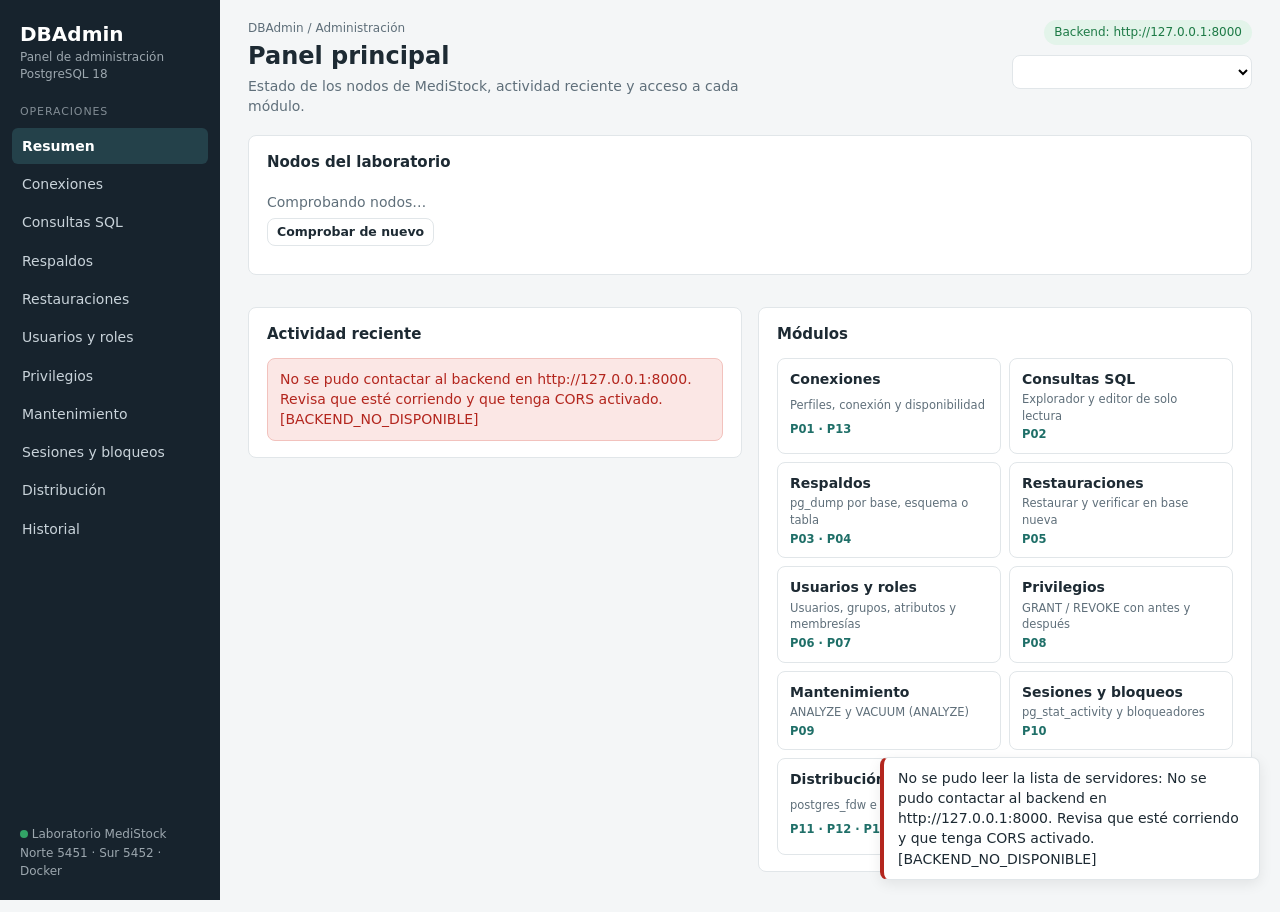
<file: frontend/index.html>
<!doctype html>
<html lang="es">
<head>
  <meta charset="utf-8">
  <meta name="viewport" content="width=device-width, initial-scale=1">
  <title>DBAdmin · Panel de administración de PostgreSQL</title>
  <link rel="stylesheet" href="css/estilos.css">
</head>
<body>
  <aside class="lateral">
    <div class="marca">
      <div class="marca-nombre">DBAdmin</div>
      <div class="marca-sub">Panel de administración<br>PostgreSQL 18</div>
    </div>
    <div class="menu-grupo">Operaciones</div>
    <nav id="menu"></nav>
    <div class="lateral-pie">
      <div><span class="punto-verde"></span> Laboratorio MediStock</div>
      <div>Norte 5451 · Sur 5452 · Docker</div>
    </div>
  </aside>

  <main class="principal">
    <header class="encabezado">
      <div>
        <div class="migas">DBAdmin / Administración</div>
        <h1 id="titulo">DBAdmin</h1>
        <p id="descripcion" class="descripcion"></p>
      </div>
      <div class="encabezado-der">
        <span id="modo" class="modo"></span>
        <select id="selector-servidor" class="selector" aria-label="Servidor activo"></select>
      </div>
    </header>
    <div id="contenido" class="contenido"></div>
  </main>

  <script type="module" src="js/app.js"></script>
</body>
</html>
</file>
<file: frontend/css/estilos.css>
/* DBAdmin · estilos base (inspirados en las referencias visuales del PDF) */
:root {
  --lateral: #17232d;
  --lateral-texto: #c9d3da;
  --lateral-activo: #24414a;
  --fondo: #f4f6f7;
  --tarjeta: #ffffff;
  --borde: #e1e6e9;
  --texto: #1d2a33;
  --texto-suave: #5f6f7a;
  --primario: #1f6f68;
  --primario-claro: #e3f1ef;
  --ok: #1d7a46;
  --ok-fondo: #e3f4ea;
  --error: #b3261e;
  --error-fondo: #fbe7e5;
  --aviso: #8a5a00;
  --aviso-fondo: #fdf1d8;
  --info: #1f5f99;
  --info-fondo: #e4eef8;
  --radio: 8px;
  --mono: ui-monospace, 'Cascadia Mono', Consolas, monospace;
}

* { box-sizing: border-box; }
body {
  margin: 0; display: flex; min-height: 100vh;
  font: 14px/1.45 system-ui, 'Segoe UI', Roboto, sans-serif;
  color: var(--texto); background: var(--fondo);
}

/* ---------- Menú lateral ---------- */
.lateral {
  width: 220px; flex-shrink: 0; background: var(--lateral); color: var(--lateral-texto);
  display: flex; flex-direction: column; padding: 20px 12px; position: sticky; top: 0; height: 100vh;
}
.marca { padding: 0 8px 20px; }
.marca-nombre { font-size: 20px; font-weight: 700; color: #fff; }
.marca-sub { font-size: 12px; opacity: .75; }
.menu-grupo { font-size: 11px; text-transform: uppercase; letter-spacing: .08em; opacity: .6; padding: 0 8px 8px; }
#menu { display: flex; flex-direction: column; gap: 2px; }
.menu-item { color: var(--lateral-texto); text-decoration: none; padding: 8px 10px; border-radius: 6px; }
.menu-item:hover { background: rgba(255, 255, 255, .06); color: #fff; }
.menu-item.activo { background: var(--lateral-activo); color: #fff; font-weight: 600; }
.lateral-pie { margin-top: auto; font-size: 12px; opacity: .75; padding: 0 8px; display: grid; gap: 2px; }
.punto-verde { display: inline-block; width: 8px; height: 8px; border-radius: 50%; background: #3ccf7a; }

/* ---------- Encabezado ---------- */
.principal { flex: 1; min-width: 0; padding: 20px 28px 40px; }
.encabezado { display: flex; justify-content: space-between; align-items: flex-start; gap: 16px; margin-bottom: 18px; }
.migas { font-size: 12px; color: var(--texto-suave); }
h1 { margin: 2px 0 2px; font-size: 24px; }
.descripcion { margin: 0; color: var(--texto-suave); }
.encabezado-der { display: flex; align-items: center; gap: 10px; flex-wrap: wrap; justify-content: flex-end; }
.selector { padding: 7px 10px; border: 1px solid var(--borde); border-radius: var(--radio); background: #fff; min-width: 240px; font: inherit; }
.modo { font-size: 12px; padding: 4px 10px; border-radius: 999px; }
.modo-prueba { background: var(--aviso-fondo); color: var(--aviso); }
.modo-real { background: var(--ok-fondo); color: var(--ok); }

/* ---------- Tarjetas y rejillas ---------- */
.contenido { display: grid; gap: 16px; }
.rejilla-2 { display: grid; grid-template-columns: repeat(auto-fit, minmax(420px, 1fr)); gap: 16px; align-items: start; }
.tarjeta { background: var(--tarjeta); border: 1px solid var(--borde); border-radius: var(--radio); padding: 16px 18px; min-width: 0; }
.tarjeta-titulo { margin: 0 0 12px; font-size: 15px; }
.subtitulo { margin: 18px 0 8px; font-size: 13px; color: var(--texto-suave); font-weight: 600; }

/* ---------- Tablas ---------- */
.tabla-contenedor { overflow-x: auto; }
.tabla { width: 100%; border-collapse: collapse; font-size: 13px; }
.tabla th { text-align: left; font-weight: 600; color: var(--texto-suave); border-bottom: 1px solid var(--borde); padding: 8px 10px; white-space: nowrap; background: #fafbfb; }
.tabla td { border-bottom: 1px solid var(--borde); padding: 8px 10px; vertical-align: middle; }
.tabla tr:hover td { background: #fafcfc; }
.mono, code { font-family: var(--mono); font-size: 12.5px; }
.nulo { color: var(--texto-suave); font-style: italic; }
.vacio { color: var(--texto-suave); margin: 6px 0; }
.pie-tabla { font-size: 12px; color: var(--texto-suave); margin: 6px 0 0; }
.acciones-fila { white-space: nowrap; }

/* ---------- Chips ---------- */
.chip { display: inline-block; font-size: 12px; padding: 2px 9px; border-radius: 999px; font-weight: 600; white-space: nowrap; }
.chip-ok { background: var(--ok-fondo); color: var(--ok); }
.chip-error { background: var(--error-fondo); color: var(--error); }
.chip-aviso { background: var(--aviso-fondo); color: var(--aviso); }
.chip-info { background: var(--info-fondo); color: var(--info); }
.chip-neutro { background: #eef1f3; color: var(--texto-suave); }
.grupo-chips, .grupo-botones { display: inline-flex; gap: 6px; flex-wrap: wrap; align-items: center; }
.punto-activo { display: inline-block; width: 8px; height: 8px; border-radius: 50%; background: var(--primario); margin-right: 6px; }

/* ---------- Botones ---------- */
.btn {
  font: inherit; font-weight: 600; padding: 7px 14px; border-radius: var(--radio);
  border: 1px solid var(--borde); background: #fff; color: var(--texto); cursor: pointer;
}
.btn:hover:not(:disabled) { border-color: #c3ccd1; }
.btn:disabled { opacity: .6; cursor: progress; }
.btn-primario { background: var(--primario); border-color: var(--primario); color: #fff; }
.btn-primario:hover:not(:disabled) { background: #185b55; }
.btn-peligro { background: var(--error); border-color: var(--error); color: #fff; }
.btn-texto { background: none; border-color: transparent; color: var(--primario); }
.texto-peligro { color: var(--error); }
.btn-chico { padding: 4px 9px; font-size: 12.5px; }
.acciones { display: flex; justify-content: flex-end; gap: 8px; flex-wrap: wrap; margin-top: 12px; }
.acciones-izq { justify-content: flex-start; align-items: center; margin: 0 0 12px; }
.interruptor { display: inline-flex; align-items: center; gap: 6px; color: var(--texto-suave); cursor: pointer; }

/* ---------- Formularios ---------- */
.formulario { display: grid; gap: 10px; }
.fila-campos { display: grid; grid-template-columns: 1fr 1fr; gap: 12px; align-items: start; }
.campo { display: grid; gap: 4px; }
.campo-etiqueta { font-size: 12.5px; font-weight: 600; color: var(--texto-suave); }
.campo-ayuda { font-size: 11.5px; color: var(--texto-suave); }
.campo input, .campo select, .campo textarea {
  font: inherit; padding: 7px 10px; border: 1px solid var(--borde); border-radius: var(--radio); background: #fff; width: 100%;
}
.campo input:focus, .campo select:focus, .campo textarea:focus { outline: 2px solid var(--primario-claro); border-color: var(--primario); }

/* ---------- Resultado de operaciones ---------- */
.resultado { margin-top: 10px; padding: 10px 12px; border-radius: var(--radio); border: 1px solid; }
.resultado-ok { background: var(--ok-fondo); border-color: #b9e0c8; color: var(--ok); }
.resultado-error { background: var(--error-fondo); border-color: #f2c2bd; color: var(--error); }
.resultado-detalle { color: var(--texto); margin-top: 4px; font-size: 13px; word-break: break-word; }

/* ---------- Datos clave/valor ---------- */
.datos { display: grid; grid-template-columns: max-content 1fr; gap: 6px 16px; margin: 0; }
.datos dt { color: var(--texto-suave); font-weight: 600; }
.datos dd { margin: 0; }

/* ---------- Avisos y diálogos ---------- */
#avisos { position: fixed; right: 20px; bottom: 20px; display: grid; gap: 8px; z-index: 10; }
.aviso { padding: 10px 14px; border-radius: var(--radio); background: #fff; border: 1px solid var(--borde); box-shadow: 0 4px 14px rgba(0, 0, 0, .08); max-width: 380px; }
.aviso-ok { border-left: 4px solid var(--ok); }
.aviso-error { border-left: 4px solid var(--error); }
.aviso-info { border-left: 4px solid var(--info); }
.dialogo { border: 1px solid var(--borde); border-radius: var(--radio); padding: 18px 20px; max-width: 440px; }
.dialogo::backdrop { background: rgba(15, 25, 30, .35); }
.dialogo h3 { margin: 0 0 8px; }

@media (max-width: 900px) {
  body { flex-direction: column; }
  .lateral { width: auto; height: auto; position: static; }
  .fila-campos { grid-template-columns: 1fr; }
}

/* ---------- Módulo 2: explorador y editor ---------- */
.barra-filtros { display: flex; gap: 16px; align-items: flex-end; flex-wrap: wrap; }
.campo-linea select { min-width: 180px; }
.rejilla-explorador { display: grid; grid-template-columns: 300px 1fr; gap: 16px; align-items: start; }
.segmentado { display: flex; flex-wrap: wrap; gap: 4px; margin-bottom: 10px; }
.seg-btn { font: inherit; font-size: 12.5px; padding: 5px 10px; border: 1px solid var(--borde); background: #fff; border-radius: 999px; cursor: pointer; color: var(--texto-suave); }
.seg-btn.activo { background: var(--primario); border-color: var(--primario); color: #fff; font-weight: 600; }
.lista-objetos { display: grid; gap: 2px; max-height: 520px; overflow-y: auto; }
.objeto { display: flex; justify-content: space-between; gap: 8px; text-align: left; font: inherit; font-size: 13px; padding: 7px 10px; border: 1px solid transparent; border-radius: 6px; background: none; cursor: pointer; color: var(--texto); }
.objeto:hover { background: #f3f6f7; }
.objeto.activo { background: var(--primario-claro); border-color: #bcdcd8; font-weight: 600; }
.objeto-nombre { font-family: var(--mono); font-size: 12.5px; overflow: hidden; text-overflow: ellipsis; }
.objeto-tipo { font-size: 11px; color: var(--texto-suave); white-space: nowrap; }
.detalle-encabezado { display: flex; align-items: center; gap: 10px; flex-wrap: wrap; }
.detalle-titulo { margin: 0; font-family: var(--mono); font-size: 15px; }
.paginador { display: flex; align-items: center; gap: 10px; margin-top: 8px; }
.editor-sql { width: 100%; font-family: var(--mono); font-size: 13px; line-height: 1.5; padding: 10px 12px; border: 1px solid var(--borde); border-radius: var(--radio); background: #fbfcfc; resize: vertical; margin-top: 10px; }
.editor-sql:focus { outline: 2px solid var(--primario-claro); border-color: var(--primario); }
.acciones-editor { margin-top: 10px; gap: 14px; }
.input-chico { width: 80px; font: inherit; padding: 5px 8px; border: 1px solid var(--borde); border-radius: 6px; }
@media (max-width: 1000px) { .rejilla-explorador { grid-template-columns: 1fr; } }
.fila-3 { grid-template-columns: 1fr 1fr 1fr; }
.campo[hidden] { display: none; }
a.btn { text-decoration: none; display: inline-block; }
@media (max-width: 900px) { .fila-3 { grid-template-columns: 1fr; } }
/* ---------- Módulo 5: roles ---------- */
.lista-casillas { display: grid; gap: 6px; margin: 4px 0; }
.casilla-atributo { align-items: baseline; }
.acciones-izq input[type="password"], .acciones-izq select { font: inherit; padding: 6px 9px; border: 1px solid var(--borde); border-radius: var(--radio); min-width: 220px; }
/* ---------- Módulo 9: distribución ---------- */
.mapa-fdw { display: grid; grid-template-columns: 1fr auto 1fr; gap: 16px; align-items: center; }
.nodo-fdw { border: 1px solid var(--borde); border-radius: var(--radio); padding: 12px 14px; display: grid; gap: 4px; font-size: 13px; }
.nodo-fdw span { color: var(--texto-suave); font-size: 12px; }
.nodo-local { border-color: var(--primario); background: var(--primario-claro); }
.flecha-fdw { text-align: center; color: var(--texto-suave); font-family: var(--mono); font-size: 12.5px; }
.paso-fdw { border-top: 1px solid var(--borde); padding: 12px 0; }
.paso-fdw:first-of-type { border-top: none; padding-top: 0; }
.paso-fdw-titulo { display: flex; align-items: center; gap: 10px; }
.paso-num { display: inline-grid; place-items: center; width: 24px; height: 24px; border-radius: 50%; background: var(--primario); color: #fff; font-size: 12px; font-weight: 700; }
.paso-fdw .campo-ayuda { margin: 4px 0 8px 34px; display: block; }
.paso-fdw .fila-campos, .paso-fdw .acciones, .paso-fdw .resultado { margin-left: 34px; }
@media (max-width: 900px) { .mapa-fdw { grid-template-columns: 1fr; } }
/* ---------- Módulo 8: sesiones y bloqueos ---------- */
.cadena-bloqueo { display: grid; grid-template-columns: 1fr auto 1fr; gap: 12px; align-items: center; margin-top: 10px; }
.caja-bloqueo { border: 1px solid var(--borde); border-radius: var(--radio); padding: 10px 12px; display: grid; gap: 6px; font-size: 13px; }
.caja-bloqueo code { white-space: pre-wrap; word-break: break-word; }
.caja-bloqueada { border-color: #f2c2bd; background: var(--error-fondo); }
.caja-bloqueadora { border-color: #f1d9a6; background: var(--aviso-fondo); }
.flecha-bloqueo { font-family: var(--mono); color: var(--texto-suave); font-size: 12.5px; }
.bloque-sql { background: #f7f9fa; border: 1px solid var(--borde); border-radius: 6px; padding: 8px 10px; margin: 6px 0; white-space: pre-wrap; }
.guia-pasos { margin: 0; padding-left: 20px; display: grid; gap: 8px; font-size: 13px; }
@media (max-width: 900px) { .cadena-bloqueo { grid-template-columns: 1fr; } }
/* ---------- Resumen ---------- */
.rejilla-nodos { display: grid; grid-template-columns: repeat(auto-fit, minmax(260px, 1fr)); gap: 12px; }
.nodo-resumen { border: 1px solid var(--borde); border-left-width: 4px; border-radius: var(--radio); padding: 12px 14px; display: grid; gap: 4px; }
.nodo-ok { border-left-color: var(--ok); }
.nodo-caido { border-left-color: var(--error); }
.nodo-resumen-titulo { display: flex; align-items: center; gap: 8px; flex-wrap: wrap; }
.rejilla-cifras { display: grid; grid-template-columns: repeat(auto-fit, minmax(180px, 1fr)); gap: 12px; }
.cifra { background: var(--tarjeta); border: 1px solid var(--borde); border-radius: var(--radio); padding: 14px 16px; display: grid; gap: 2px; text-decoration: none; color: var(--texto); }
.cifra:hover { border-color: #c3ccd1; }
.cifra-valor { font-size: 26px; font-weight: 700; color: var(--primario); }
.cifra-etiqueta { font-size: 12.5px; color: var(--texto-suave); }
.cifra-alerta .cifra-valor { color: var(--error); }
.rejilla-accesos { display: grid; grid-template-columns: repeat(auto-fit, minmax(200px, 1fr)); gap: 8px; }
.acceso { border: 1px solid var(--borde); border-radius: var(--radio); padding: 10px 12px; display: grid; gap: 2px; text-decoration: none; color: var(--texto); }
.acceso:hover { border-color: var(--primario); background: var(--primario-claro); }
.acceso-pruebas { font-size: 11.5px; font-weight: 600; color: var(--primario); }
</file>
